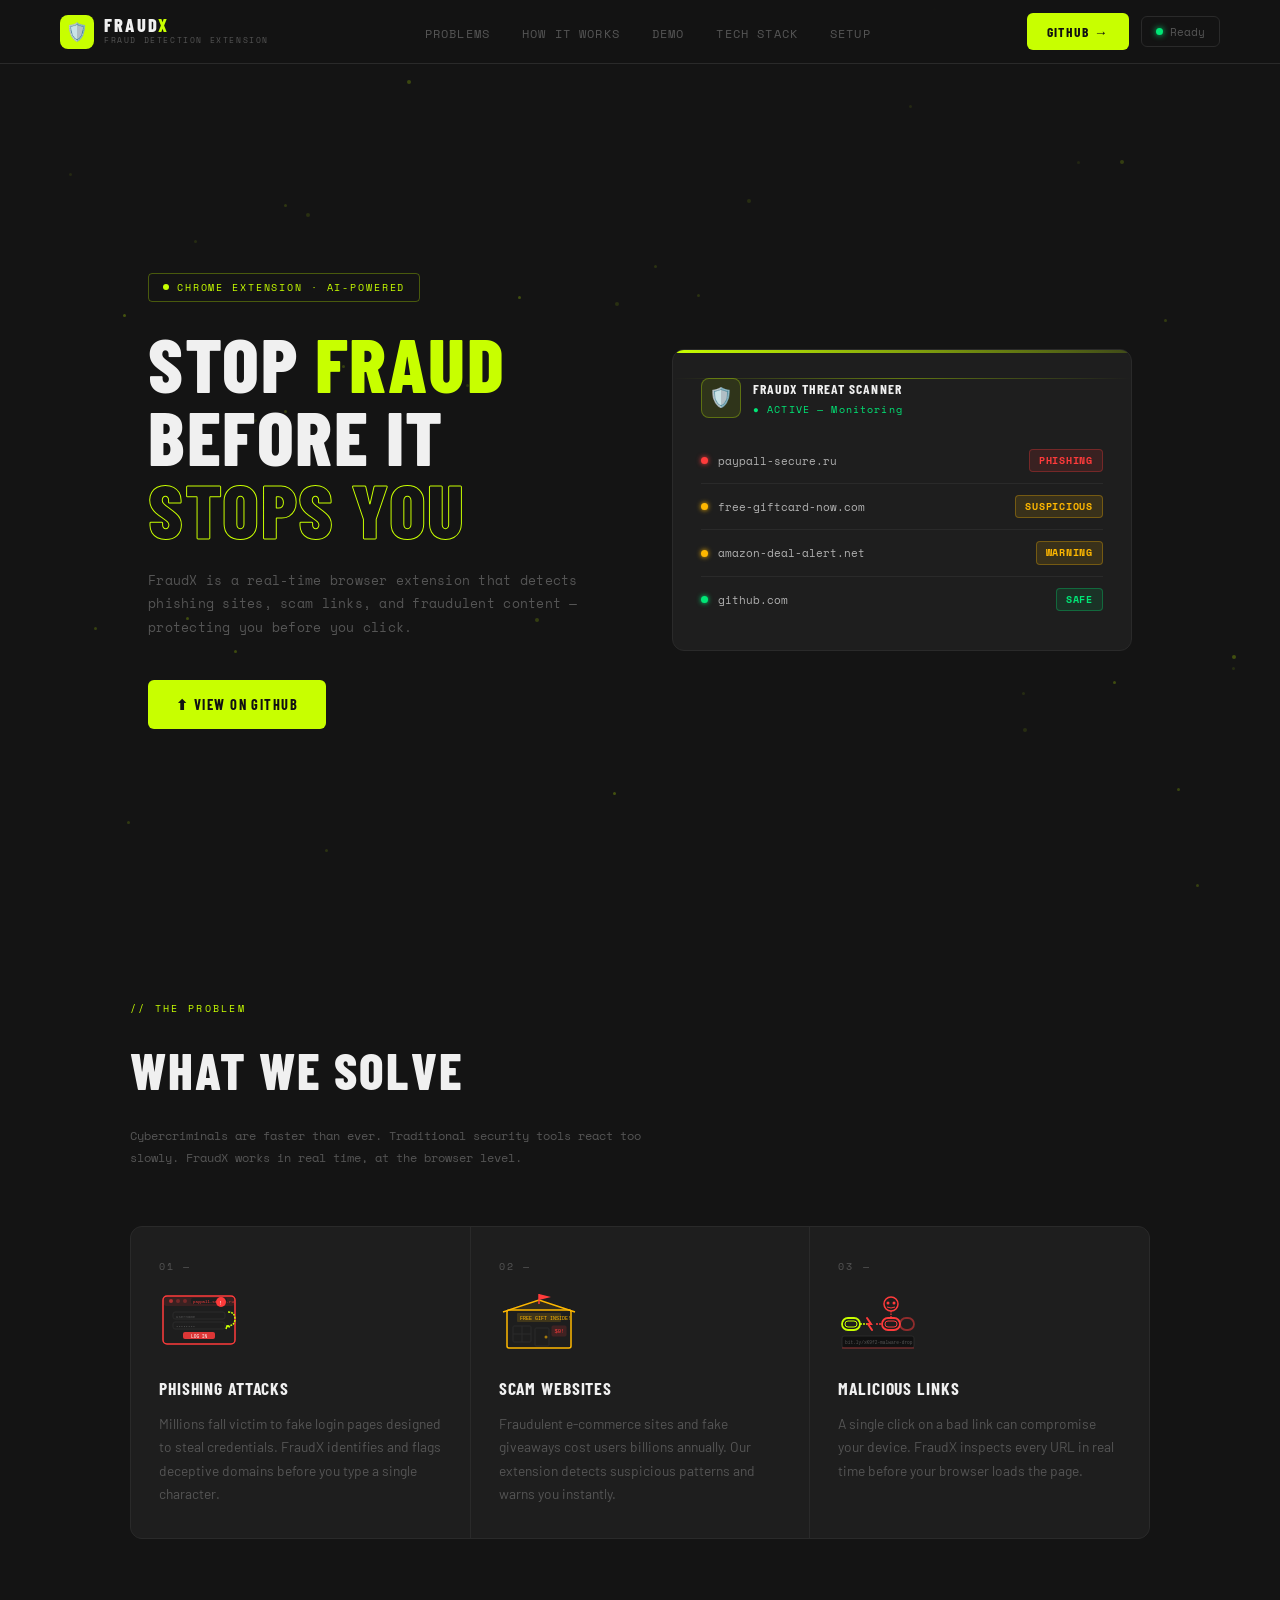
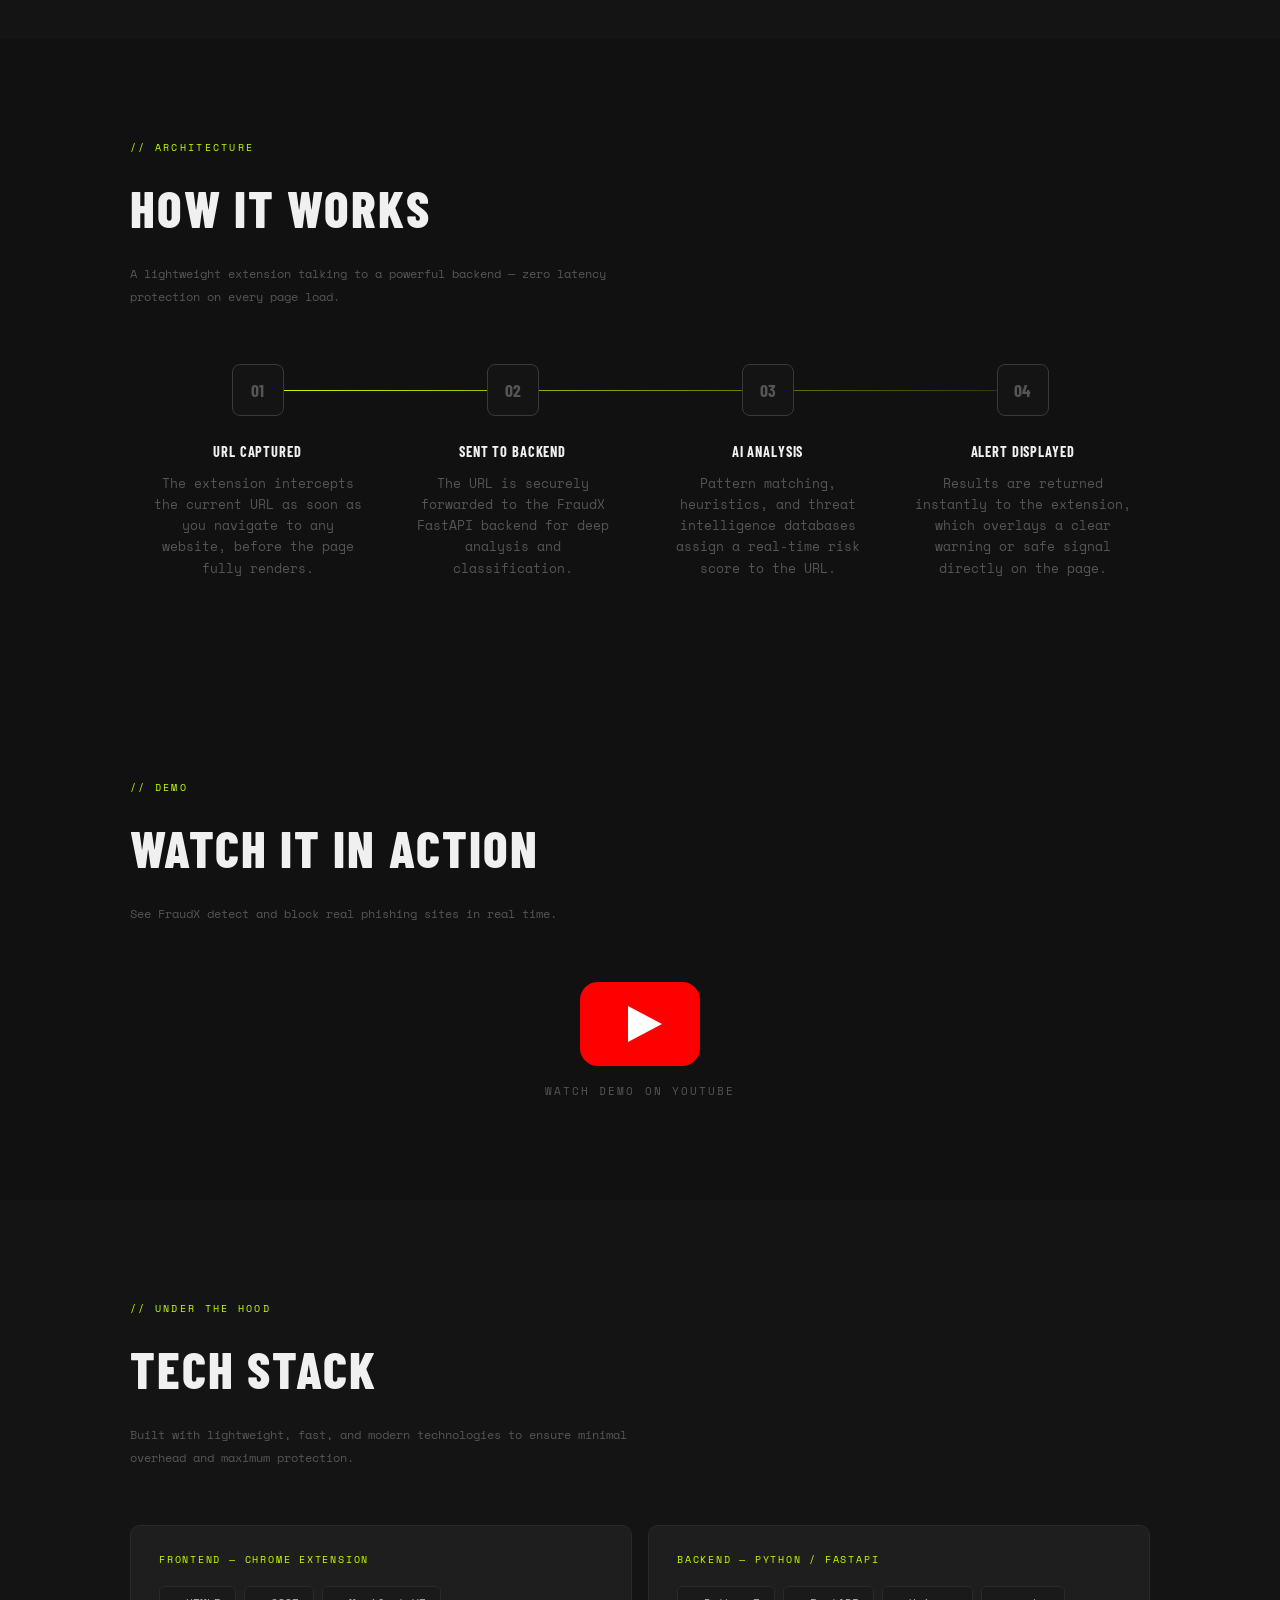
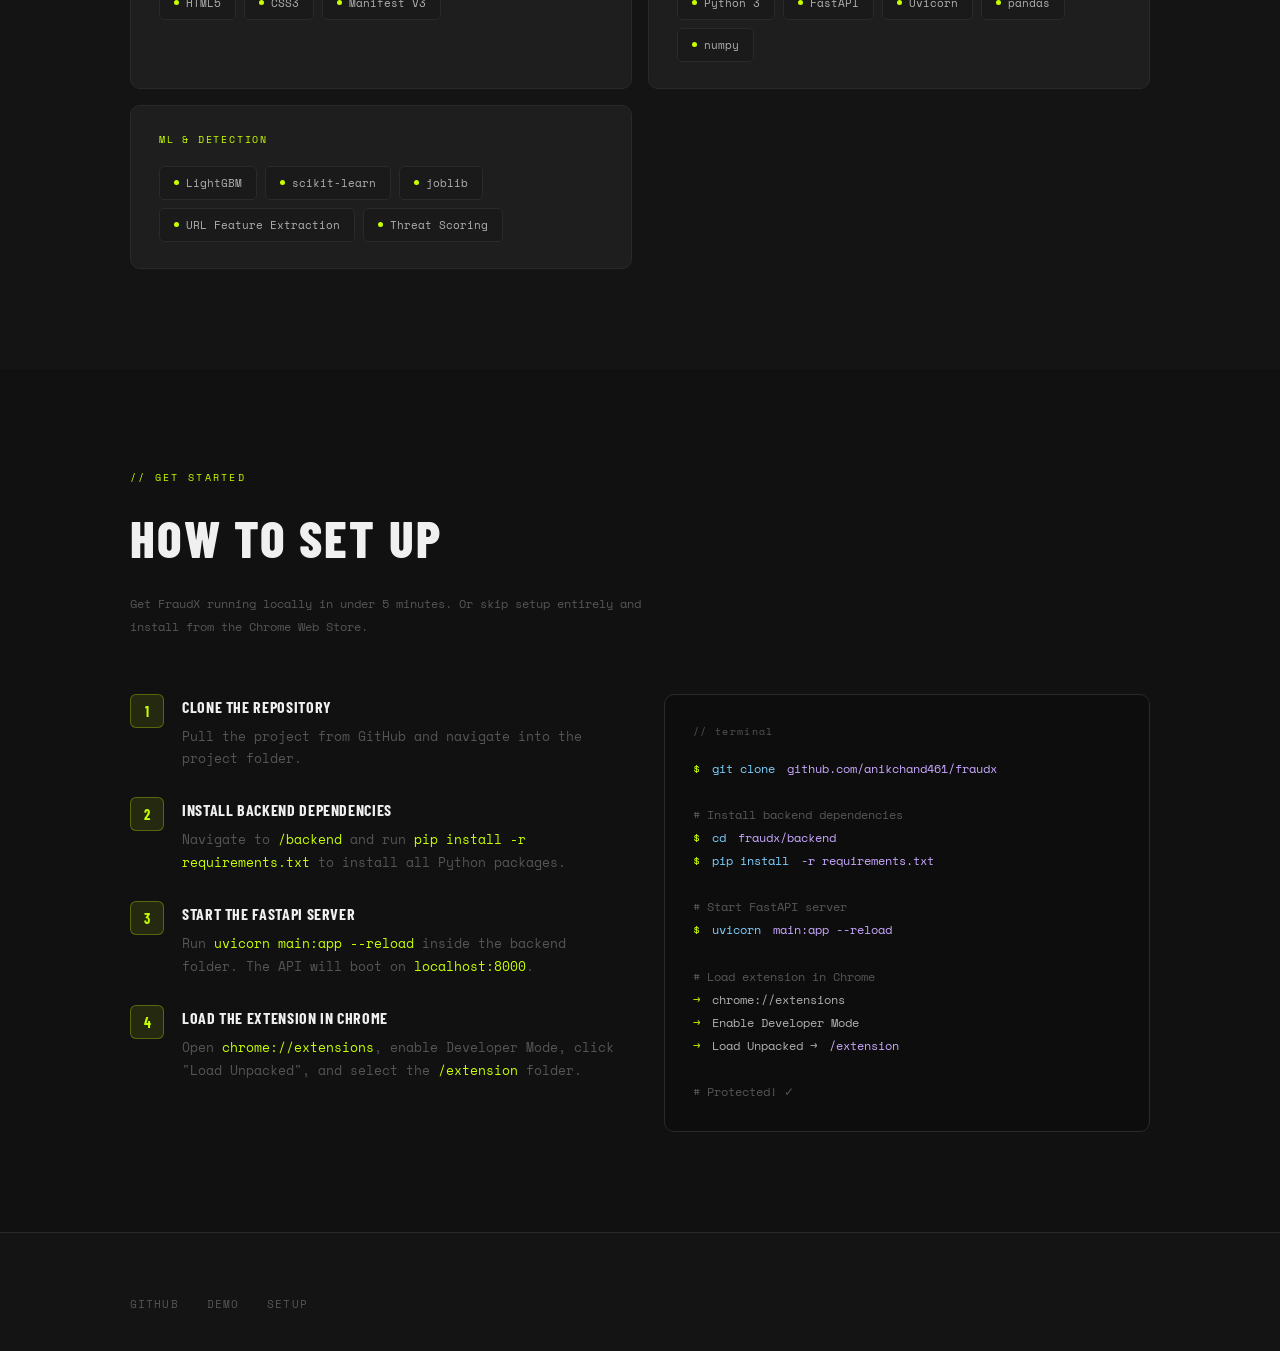
<file: frontend/index.html>
<!DOCTYPE html>
<html lang="en">
<head>
  <meta charset="UTF-8" />
  <meta name="viewport" content="width=device-width, initial-scale=1.0"/>
  <title>FraudX — Real-Time Fraud Detection Extension</title>
  <link rel="preconnect" href="https://fonts.googleapis.com">
  <link href="https://fonts.googleapis.com/css2?family=Space+Mono:wght@400;700&family=Barlow+Condensed:wght@400;600;700;800&family=Barlow:wght@400;500&display=swap" rel="stylesheet">
  <style>
    *, *::before, *::after { box-sizing: border-box; margin: 0; padding: 0; }

    :root {
      --bg:        #141414;
      --bg2:       #111111;
      --bg3:       #1a1a1a;
      --surface:   #1e1e1e;
      --surface2:  #252525;
      --border:    #2a2a2a;
      --border-hi: #3a3a3a;
      --lime:      #c8ff00;
      --lime-dim:  rgba(200,255,0,0.1);
      --lime-glow: rgba(200,255,0,0.25);
      --red:       #ff3b3b;
      --red-dim:   rgba(255,59,59,0.12);
      --amber:     #ffb800;
      --amber-dim: rgba(255,184,0,0.12);
      --green:     #00e676;
      --green-dim: rgba(0,230,118,0.1);
      --text:      #b0b0b0;
      --text-muted:#555555;
      --text-hi:   #f0f0f0;
      --mono:      'Space Mono', monospace;
      --display:   'Barlow Condensed', sans-serif;
      --body:      'Barlow', sans-serif;
    }

    html { scroll-behavior: smooth; }

    body {
      background: var(--bg);
      color: var(--text);
      font-family: var(--body);
      line-height: 1.6;
      overflow-x: hidden;
    }

    /* Scattered dot particles like LazyTune */
    .particles {
      position: fixed;
      inset: 0;
      pointer-events: none;
      z-index: 0;
      overflow: hidden;
    }
    .particles span {
      position: absolute;
      width: 3px; height: 3px;
      border-radius: 50%;
      background: var(--lime);
      opacity: 0.25;
    }

    /* ── NAV ── */
    nav {
      position: fixed;
      top: 0; left: 0; right: 0;
      z-index: 100;
      display: flex;
      align-items: center;
      justify-content: space-between;
      padding: 0 60px;
      height: 64px;
      background: rgba(20,20,20,0.92);
      backdrop-filter: blur(12px);
      border-bottom: 1px solid var(--border);
    }

    .nav-logo {
      display: flex;
      align-items: center;
      gap: 10px;
      text-decoration: none;
    }
    .nav-logo-icon {
      width: 34px; height: 34px;
      background: var(--lime);
      border-radius: 8px;
      display: flex; align-items: center; justify-content: center;
      font-size: 1.1rem;
    }
    .nav-logo-text {
      display: flex;
      flex-direction: column;
      gap: 0;
    }
    .nav-logo-name {
      font-family: var(--display);
      font-size: 1.15rem;
      font-weight: 800;
      color: var(--text-hi);
      letter-spacing: 0.12em;
      text-transform: uppercase;
      line-height: 1;
    }
    .nav-logo-sub {
      font-family: var(--mono);
      font-size: 0.5rem;
      color: var(--text-muted);
      letter-spacing: 0.2em;
      text-transform: uppercase;
    }

    .nav-links { display: flex; gap: 32px; list-style: none; }
    .nav-links a {
      font-family: var(--mono);
      font-size: 0.72rem;
      color: var(--text-muted);
      text-decoration: none;
      letter-spacing: 0.1em;
      text-transform: uppercase;
      transition: color 0.2s;
    }
    .nav-links a:hover { color: var(--lime); }

    .nav-right { display: flex; align-items: center; gap: 12px; }

    .nav-cta {
      font-family: var(--display);
      font-size: 0.85rem;
      font-weight: 700;
      padding: 8px 20px;
      background: var(--lime);
      color: #111;
      border: none;
      border-radius: 6px;
      cursor: pointer;
      letter-spacing: 0.1em;
      text-transform: uppercase;
      text-decoration: none;
      transition: background 0.2s, box-shadow 0.2s;
    }
    .nav-cta:hover {
      background: #d8ff20;
      box-shadow: 0 0 20px var(--lime-glow);
    }

    .nav-status {
      display: flex; align-items: center; gap: 7px;
      font-family: var(--mono);
      font-size: 0.7rem;
      color: var(--text-muted);
      padding: 6px 14px;
      border: 1px solid var(--border);
      border-radius: 6px;
    }
    .nav-status-dot {
      width: 7px; height: 7px;
      border-radius: 50%;
      background: var(--green);
      box-shadow: 0 0 6px var(--green);
      animation: pulse 2s infinite;
    }

    @keyframes pulse {
      0%,100% { opacity:1; }
      50% { opacity:0.5; }
    }

    section { position: relative; z-index: 1; }
    .container { max-width: 1100px; margin: 0 auto; padding: 0 40px; }

    /* ── HERO ── */
    #hero {
      min-height: 100vh;
      display: flex;
      align-items: center;
      padding-top: 100px;
    }

    .hero-inner {
      display: grid;
      grid-template-columns: 1fr 1fr;
      gap: 64px;
      align-items: center;
      width: 100%;
    }

    .hero-tag {
      display: inline-flex;
      align-items: center;
      gap: 8px;
      font-family: var(--mono);
      font-size: 0.65rem;
      letter-spacing: 0.18em;
      text-transform: uppercase;
      color: var(--lime);
      border: 1px solid rgba(200,255,0,0.3);
      padding: 5px 14px;
      border-radius: 4px;
      margin-bottom: 24px;
      animation: fadeUp 0.6s ease both;
    }
    .hero-tag::before {
      content: '';
      width: 6px; height: 6px;
      background: var(--lime);
      border-radius: 50%;
      animation: pulse 1.5s infinite;
    }

    h1 {
      font-family: var(--display);
      font-size: clamp(3rem, 6vw, 5rem);
      font-weight: 800;
      line-height: 0.95;
      color: var(--text-hi);
      margin-bottom: 24px;
      letter-spacing: 0.02em;
      text-transform: uppercase;
      animation: fadeUp 0.7s 0.1s ease both;
    }
    h1 .accent  { color: var(--lime); }
    h1 .accent2 { color: var(--lime); -webkit-text-stroke: 1px var(--lime); color: transparent; }

    .hero-desc {
      font-family: var(--mono);
      font-size: 0.82rem;
      color: var(--text-muted);
      margin-bottom: 40px;
      max-width: 460px;
      line-height: 1.8;
      letter-spacing: 0.02em;
      animation: fadeUp 0.7s 0.2s ease both;
    }

    .hero-actions {
      display: flex;
      gap: 14px;
      flex-wrap: wrap;
      animation: fadeUp 0.7s 0.3s ease both;
    }

    .btn-primary {
      font-family: var(--display);
      font-size: 0.9rem;
      font-weight: 700;
      padding: 13px 28px;
      background: var(--lime);
      color: #111;
      border: none;
      border-radius: 6px;
      cursor: pointer;
      letter-spacing: 0.1em;
      text-transform: uppercase;
      text-decoration: none;
      display: inline-flex;
      align-items: center;
      gap: 8px;
      transition: all 0.2s;
    }
    .btn-primary:hover {
      background: #d8ff20;
      box-shadow: 0 0 32px var(--lime-glow);
      transform: translateY(-2px);
    }

    .btn-ghost {
      font-family: var(--display);
      font-size: 0.9rem;
      font-weight: 600;
      padding: 12px 28px;
      background: transparent;
      color: var(--text);
      border: 1px solid var(--border-hi);
      border-radius: 6px;
      cursor: pointer;
      letter-spacing: 0.1em;
      text-transform: uppercase;
      text-decoration: none;
      display: inline-block;
      transition: all 0.2s;
    }
    .btn-ghost:hover {
      border-color: var(--lime);
      color: var(--lime);
      transform: translateY(-2px);
    }

    .hero-visual { animation: fadeUp 0.8s 0.2s ease both; }

    /* Shield card */
    .shield-card {
      background: var(--surface);
      border: 1px solid var(--border);
      border-radius: 12px;
      padding: 28px;
      position: relative;
      overflow: hidden;
    }
    .shield-card::before {
      content: '';
      position: absolute;
      top: 0; left: 0; right: 0;
      height: 3px;
      background: linear-gradient(90deg, var(--lime), rgba(200,255,0,0.2));
    }

    .scan-line {
      position: absolute;
      left: 0; right: 0;
      height: 1px;
      background: linear-gradient(90deg, transparent, var(--lime), transparent);
      opacity: 0.4;
      animation: scan 3s linear infinite;
    }
    @keyframes scan { 0% { top: 3px; } 100% { top: 100%; } }

    .shield-header { display: flex; align-items: center; gap: 12px; margin-bottom: 20px; }
    .shield-icon {
      width: 40px; height: 40px;
      background: var(--lime-dim);
      border: 1px solid rgba(200,255,0,0.3);
      border-radius: 8px;
      display: flex; align-items: center; justify-content: center;
      font-size: 1.2rem;
    }
    .shield-title {
      font-family: var(--display);
      font-size: 0.85rem;
      font-weight: 700;
      color: var(--text-hi);
      letter-spacing: 0.08em;
      text-transform: uppercase;
    }
    .shield-status {
      font-family: var(--mono);
      font-size: 0.6rem;
      color: var(--green);
      letter-spacing: 0.12em;
      margin-top: 2px;
    }

    .threat-list { list-style: none; }
    .threat-item {
      display: flex; align-items: center; justify-content: space-between;
      padding: 11px 0;
      border-bottom: 1px solid var(--border);
      font-family: var(--mono);
      font-size: 0.7rem;
    }
    .threat-item:last-child { border-bottom: none; }
    .threat-label { display: flex; align-items: center; gap: 10px; color: var(--text); }
    .threat-dot { width: 7px; height: 7px; border-radius: 50%; flex-shrink: 0; }
    .threat-dot.red    { background: var(--red);   box-shadow: 0 0 5px var(--red); }
    .threat-dot.yellow { background: var(--amber); box-shadow: 0 0 5px var(--amber); }
    .threat-dot.green  { background: var(--green); box-shadow: 0 0 5px var(--green); }
    .threat-score {
      font-size: 0.6rem;
      font-weight: 700;
      padding: 3px 9px;
      border-radius: 4px;
      letter-spacing: 0.08em;
    }
    .score-danger { background: var(--red-dim);   color: var(--red);   border: 1px solid rgba(255,59,59,0.3); }
    .score-warn   { background: var(--amber-dim); color: var(--amber); border: 1px solid rgba(255,184,0,0.3); }
    .score-safe   { background: var(--green-dim); color: var(--green); border: 1px solid rgba(0,230,118,0.3); }

    /* ── SHARED SECTIONS ── */
    #problems     { padding: 100px 0; }
    #how-it-works { padding: 100px 0; background: var(--bg2); }
    #tech-stack   { padding: 100px 0; }
    #setup        { padding: 100px 0; background: var(--bg2); }

    .section-label {
      font-family: var(--mono);
      font-size: 0.65rem;
      letter-spacing: 0.22em;
      text-transform: uppercase;
      color: var(--lime);
      margin-bottom: 12px;
    }
    h2 {
      font-family: var(--display);
      font-size: clamp(2rem, 4vw, 3.2rem);
      font-weight: 800;
      color: var(--text-hi);
      margin-bottom: 14px;
      letter-spacing: 0.04em;
      text-transform: uppercase;
    }
    .section-sub {
      font-family: var(--mono);
      font-size: 0.78rem;
      color: var(--text-muted);
      max-width: 540px;
      margin-bottom: 56px;
      line-height: 1.8;
    }

    /* ── PROBLEMS ── */
    .problems-grid {
      display: grid;
      grid-template-columns: repeat(3, 1fr);
      gap: 1px;
      background: var(--border);
      border: 1px solid var(--border);
      border-radius: 12px;
      overflow: hidden;
    }
    .problem-card {
      background: var(--surface);
      padding: 32px 28px;
      position: relative;
      overflow: hidden;
      transition: background 0.3s;
    }
    .problem-card:hover { background: var(--surface2); }
    .problem-card::after {
      content: '';
      position: absolute;
      bottom: 0; left: 0; right: 0;
      height: 2px;
      background: var(--lime);
      transform: scaleX(0);
      transform-origin: left;
      transition: transform 0.3s;
    }
    .problem-card:hover::after { transform: scaleX(1); }

    .problem-num {
      font-family: var(--mono);
      font-size: 0.6rem;
      color: var(--text-muted);
      letter-spacing: 0.22em;
      margin-bottom: 18px;
    }
    .problem-svg { width: 80px; height: 64px; display: block; margin-bottom: 18px; }
    .problem-title {
      font-family: var(--display);
      font-size: 1.1rem;
      font-weight: 700;
      color: var(--text-hi);
      margin-bottom: 10px;
      letter-spacing: 0.05em;
      text-transform: uppercase;
    }
    .problem-desc { font-size: 0.86rem; color: var(--text-muted); line-height: 1.7; }

    /* ── HOW IT WORKS ── */
    .steps {
      display: grid;
      grid-template-columns: repeat(4, 1fr);
      gap: 0;
      position: relative;
      margin-top: 56px;
    }
    .steps::before {
      content: '';
      position: absolute;
      top: 26px; left: 13%; right: 13%;
      height: 1px;
      background: linear-gradient(90deg, var(--lime), rgba(200,255,0,0.15));
      z-index: 0;
    }
    .step {
      display: flex; flex-direction: column; align-items: center;
      text-align: center; padding: 0 18px;
      position: relative; z-index: 1;
    }
    .step-num {
      width: 52px; height: 52px;
      background: var(--bg);
      border: 1px solid var(--border-hi);
      border-radius: 8px;
      display: flex; align-items: center; justify-content: center;
      font-family: var(--display); font-size: 1.1rem; font-weight: 700;
      color: var(--text-muted);
      margin-bottom: 24px;
      transition: all 0.25s;
    }
    .step:hover .step-num {
      border-color: var(--lime);
      color: var(--lime);
      background: var(--lime-dim);
      box-shadow: 0 0 16px var(--lime-glow);
    }
    .step-title {
      font-family: var(--display);
      font-size: 0.9rem; font-weight: 700;
      color: var(--text-hi);
      margin-bottom: 10px;
      text-transform: uppercase;
      letter-spacing: 0.06em;
    }
    .step-desc { font-size: 0.8rem; color: var(--text-muted); line-height: 1.65; font-family: var(--mono); }

    /* ── DEMO ── */
    #demo { padding: 100px 0; background: var(--bg2); }

    .yt-widget {
      margin-top: 48px;
      display: flex;
      flex-direction: column;
      align-items: center;
    }
    .yt-logo-btn {
      display: flex;
      flex-direction: column;
      align-items: center;
      gap: 16px;
      text-decoration: none;
      transition: transform 0.25s;
    }
    .yt-logo-btn:hover { transform: scale(1.06); }
    .yt-logo-btn:hover .yt-svg { filter: drop-shadow(0 0 24px rgba(255,0,0,0.6)); }
    .yt-svg { transition: filter 0.3s; }
    .yt-logo-label {
      font-family: var(--mono);
      font-size: 0.7rem;
      letter-spacing: 0.18em;
      text-transform: uppercase;
      color: var(--text-muted);
    }

    /* ── TECH STACK ── */
    .tech-grid {
      display: grid;
      grid-template-columns: repeat(2, 1fr);
      gap: 16px;
      margin-top: 56px;
    }
    .tech-category {
      background: var(--surface);
      border: 1px solid var(--border);
      border-radius: 10px;
      padding: 26px 28px;
      transition: border-color 0.3s;
    }
    .tech-category:hover { border-color: var(--border-hi); }
    .tech-cat-label {
      font-family: var(--mono);
      font-size: 0.62rem;
      letter-spacing: 0.18em;
      text-transform: uppercase;
      color: var(--lime);
      margin-bottom: 18px;
    }
    .tech-items { display: flex; flex-wrap: wrap; gap: 8px; }
    .tech-item {
      display: flex; align-items: center; gap: 7px;
      background: var(--bg3);
      border: 1px solid var(--border);
      border-radius: 5px;
      padding: 7px 14px;
      font-family: var(--mono);
      font-size: 0.7rem;
      color: var(--text);
      transition: all 0.2s;
    }
    .tech-item:hover { border-color: var(--lime); color: var(--lime); background: var(--lime-dim); }
    .tech-dot { width: 5px; height: 5px; border-radius: 50%; background: var(--lime); flex-shrink: 0; }

    /* ── SETUP ── */
    .setup-grid {
      display: grid;
      grid-template-columns: 1fr 1fr;
      gap: 48px;
      margin-top: 56px;
    }
    .setup-step { display: flex; gap: 18px; margin-bottom: 28px; }
    .setup-step-num {
      width: 34px; height: 34px;
      background: var(--lime-dim);
      border: 1px solid rgba(200,255,0,0.3);
      border-radius: 6px;
      display: flex; align-items: center; justify-content: center;
      font-family: var(--display); font-size: 0.9rem; font-weight: 700;
      color: var(--lime);
      flex-shrink: 0;
    }
    .setup-step-content h4 {
      font-family: var(--display);
      font-size: 1rem; font-weight: 700;
      color: var(--text-hi); margin-bottom: 5px;
      letter-spacing: 0.04em;
      text-transform: uppercase;
    }
    .setup-step-content p {
      font-size: 0.82rem;
      font-family: var(--mono);
      color: var(--text-muted); line-height: 1.7;
    }
    .setup-step-content code {
      color: var(--lime);
      font-family: var(--mono);
      font-size: 0.8rem;
    }

    .code-block {
      background: #0d0d0d;
      border: 1px solid var(--border);
      border-radius: 10px;
      padding: 28px;
      font-family: var(--mono); font-size: 0.78rem;
      line-height: 1.85; color: var(--text);
      position: relative;
    }
    .code-block::before {
      content: '// terminal';
      display: block; font-size: 0.6rem;
      color: var(--text-muted); margin-bottom: 16px; letter-spacing: 0.14em;
    }
    .code-line { display: flex; gap: 12px; }
    .code-prompt { color: var(--lime); user-select: none; }
    .code-cmd    { color: #7dcfff; }
    .code-comment{ color: var(--text-muted); }
    .code-path   { color: #c8a8ff; }

    /* ── FOOTER ── */
    footer {
      padding: 56px 0 36px;
      border-top: 1px solid var(--border);
      position: relative; z-index: 1;
    }
    .footer-inner {
      display: flex; align-items: center;
      justify-content: space-between;
      flex-wrap: wrap; gap: 20px;
    }
    .footer-logo {
      font-family: var(--display);
      font-size: 1.1rem; font-weight: 800;
      color: var(--text-hi);
      letter-spacing: 0.1em;
      text-transform: uppercase;
    }
    .footer-logo span { color: var(--lime); }
    .footer-links { display: flex; gap: 28px; list-style: none; }
    .footer-links a {
      font-family: var(--mono);
      font-size: 0.7rem;
      color: var(--text-muted);
      text-decoration: none;
      letter-spacing: 0.1em;
      text-transform: uppercase;
      transition: color 0.2s;
    }
    .footer-links a:hover { color: var(--lime); }
    .footer-copy {
      font-family: var(--mono);
      font-size: 0.62rem;
      color: var(--text-muted);
      letter-spacing: 0.08em;
    }

    @keyframes fadeUp {
      from { opacity: 0; transform: translateY(22px); }
      to   { opacity: 1; transform: translateY(0); }
    }
    .reveal {
      opacity: 0; transform: translateY(28px);
      transition: opacity 0.65s ease, transform 0.65s ease;
    }
    .reveal.visible { opacity: 1; transform: translateY(0); }

    @media (max-width: 900px) {
      nav { padding: 0 24px; }
      .nav-links { display: none; }
      .hero-inner { grid-template-columns: 1fr; }
      .problems-grid { grid-template-columns: 1fr; }
      .steps { grid-template-columns: 1fr 1fr; }
      .steps::before { display: none; }
      .tech-grid { grid-template-columns: 1fr; }
      .setup-grid { grid-template-columns: 1fr; }
      .footer-inner { flex-direction: column; align-items: flex-start; }
    }
  </style>
</head>
<body>

<!-- Scattered dot particles -->
<div class="particles" id="particles"></div>

<nav>
  <a class="nav-logo" href="#">
    <div class="nav-logo-icon">🛡️</div>
    <div class="nav-logo-text">
      <span class="nav-logo-name">FRAUD<span style="color:var(--lime)">X</span></span>
      <span class="nav-logo-sub">Fraud Detection Extension</span>
    </div>
  </a>
  <ul class="nav-links">
    <li><a href="#problems">Problems</a></li>
    <li><a href="#how-it-works">How It Works</a></li>
    <li><a href="#demo">Demo</a></li>
    <li><a href="#tech-stack">Tech Stack</a></li>
    <li><a href="#setup">Setup</a></li>
  </ul>
  <div class="nav-right">
    <a href="https://github.com/anikchand461/fraudx" target="_blank" class="nav-cta">GitHub →</a>
    <div class="nav-status"><span class="nav-status-dot"></span>Ready</div>
  </div>
</nav>

<!-- HERO -->
<section id="hero">
  <div class="container">
    <div class="hero-inner">
      <div>
        <div class="hero-tag">Chrome Extension · AI-Powered</div>
        <h1>Stop <span class="accent">Fraud</span><br>Before It<br><span class="accent2">Stops You</span></h1>
        <p class="hero-desc">FraudX is a real-time browser extension that detects phishing sites, scam links, and fraudulent content — protecting you before you click.</p>
        <div class="hero-actions">
          <a href="https://github.com/anikchand461/fraudx" target="_blank" class="btn-primary">⬆ View on GitHub</a>
        </div>
      </div>

      <div class="hero-visual">
        <div class="shield-card">
          <div class="scan-line"></div>
          <div class="shield-header">
            <div class="shield-icon">🛡️</div>
            <div>
              <div class="shield-title">FraudX Threat Scanner</div>
              <div class="shield-status">● ACTIVE — Monitoring</div>
            </div>
          </div>
          <ul class="threat-list">
            <li class="threat-item">
              <span class="threat-label"><span class="threat-dot red"></span>paypall-secure.ru</span>
              <span class="threat-score score-danger">PHISHING</span>
            </li>
            <li class="threat-item">
              <span class="threat-label"><span class="threat-dot yellow"></span>free-giftcard-now.com</span>
              <span class="threat-score score-warn">SUSPICIOUS</span>
            </li>
            <li class="threat-item">
              <span class="threat-label"><span class="threat-dot yellow"></span>amazon-deal-alert.net</span>
              <span class="threat-score score-warn">WARNING</span>
            </li>
            <li class="threat-item">
              <span class="threat-label"><span class="threat-dot green"></span>github.com</span>
              <span class="threat-score score-safe">SAFE</span>
            </li>
          </ul>
        </div>
      </div>
    </div>
  </div>
</section>

<!-- PROBLEMS -->
<section id="problems">
  <div class="container">
    <div class="reveal">
      <div class="section-label">// The Problem</div>
      <h2>What We Solve</h2>
      <p class="section-sub">Cybercriminals are faster than ever. Traditional security tools react too slowly. FraudX works in real time, at the browser level.</p>
    </div>
    <div class="problems-grid reveal">
      <div class="problem-card">
        <div class="problem-num">01 —</div>
        <svg class="problem-svg" viewBox="0 0 80 64" xmlns="http://www.w3.org/2000/svg">
          <rect x="4" y="4" width="72" height="48" rx="4" fill="none" stroke="#ff3b3b" stroke-width="1.5"/>
          <rect x="4" y="4" width="72" height="10" rx="4" fill="#ff3b3b" opacity="0.12"/>
          <circle cx="12" cy="9" r="2" fill="#ff3b3b" opacity="0.6"/>
          <circle cx="19" cy="9" r="2" fill="#ff3b3b" opacity="0.3"/>
          <circle cx="26" cy="9" r="2" fill="#ff3b3b" opacity="0.3"/>
          <rect x="32" y="6" width="36" height="6" rx="2" fill="#1e1e1e"/>
          <text x="34" y="11" font-size="4" fill="#ff3b3b" font-family="monospace">paypall-secure.ru</text>
          <rect x="14" y="20" width="52" height="7" rx="2" fill="none" stroke="#2a2a2a" stroke-width="1"/>
          <text x="17" y="25.5" font-size="4" fill="#555" font-family="monospace">username</text>
          <rect x="14" y="30" width="52" height="7" rx="2" fill="none" stroke="#2a2a2a" stroke-width="1"/>
          <text x="17" y="35.5" font-size="4" fill="#555" font-family="monospace">••••••••</text>
          <rect x="24" y="40" width="32" height="7" rx="2" fill="#ff3b3b" opacity="0.85"/>
          <text x="32" y="45.5" font-size="4.5" fill="white" font-family="monospace">LOG IN</text>
          <path d="M68 34 Q76 34 76 27 Q76 20 69 20" fill="none" stroke="#c8ff00" stroke-width="1.5" stroke-dasharray="2,1"/>
          <path d="M67 37 L68 34 L71 35" fill="none" stroke="#c8ff00" stroke-width="1.5"/>
          <circle cx="62" cy="10" r="5" fill="#ff3b3b"/>
          <text x="59.5" y="12.5" font-size="6" fill="white" font-family="monospace">!</text>
        </svg>
        <div class="problem-title">Phishing Attacks</div>
        <p class="problem-desc">Millions fall victim to fake login pages designed to steal credentials. FraudX identifies and flags deceptive domains before you type a single character.</p>
      </div>

      <div class="problem-card">
        <div class="problem-num">02 —</div>
        <svg class="problem-svg" viewBox="0 0 80 64" xmlns="http://www.w3.org/2000/svg">
          <rect x="8" y="18" width="64" height="38" rx="2" fill="none" stroke="#ffb800" stroke-width="1.5"/>
          <path d="M4 20 L40 8 L76 20" fill="none" stroke="#ffb800" stroke-width="1.5"/>
          <path d="M8 18 L40 8 L72 18" fill="#ffb800" opacity="0.08"/>
          <rect x="18" y="21" width="44" height="9" rx="1" fill="#ffb800" opacity="0.15"/>
          <text x="21" y="28" font-size="5" fill="#ffb800" font-family="monospace">FREE GIFT INSIDE!</text>
          <rect x="14" y="34" width="18" height="16" rx="1" fill="none" stroke="#2a2a2a" stroke-width="1"/>
          <line x1="23" y1="34" x2="23" y2="50" stroke="#2a2a2a" stroke-width="1"/>
          <line x1="14" y1="42" x2="32" y2="42" stroke="#2a2a2a" stroke-width="1"/>
          <rect x="36" y="36" width="14" height="18" rx="1" fill="none" stroke="#2a2a2a" stroke-width="1"/>
          <circle cx="47" cy="45" r="1.5" fill="#ffb800" opacity="0.6"/>
          <rect x="53" y="34" width="14" height="10" rx="1" fill="#ff3b3b" opacity="0.15" stroke="#ff3b3b" stroke-width="1"/>
          <text x="55.5" y="41" font-size="5.5" fill="#ff3b3b" font-family="monospace">$0!</text>
          <line x1="40" y1="2" x2="40" y2="12" stroke="#ff3b3b" stroke-width="1.5"/>
          <polygon points="40,2 52,5 40,8" fill="#ff3b3b"/>
        </svg>
        <div class="problem-title">Scam Websites</div>
        <p class="problem-desc">Fraudulent e-commerce sites and fake giveaways cost users billions annually. Our extension detects suspicious patterns and warns you instantly.</p>
      </div>

      <div class="problem-card">
        <div class="problem-num">03 —</div>
        <svg class="problem-svg" viewBox="0 0 80 64" xmlns="http://www.w3.org/2000/svg">
          <rect x="4" y="26" width="18" height="12" rx="6" fill="none" stroke="#c8ff00" stroke-width="1.8"/>
          <rect x="7" y="29" width="12" height="6" rx="3" fill="none" stroke="#c8ff00" stroke-width="1"/>
          <line x1="22" y1="32" x2="30" y2="32" stroke="#c8ff00" stroke-width="1.5" stroke-dasharray="2,1"/>
          <path d="M29 26 L33 32 L30 32 L34 38" fill="none" stroke="#ff3b3b" stroke-width="2" stroke-linecap="round"/>
          <rect x="44" y="26" width="18" height="12" rx="6" fill="none" stroke="#ff3b3b" stroke-width="1.8"/>
          <rect x="47" y="29" width="12" height="6" rx="3" fill="none" stroke="#ff3b3b" stroke-width="1"/>
          <line x1="38" y1="32" x2="44" y2="32" stroke="#ff3b3b" stroke-width="1.5" stroke-dasharray="2,1"/>
          <rect x="62" y="26" width="14" height="12" rx="6" fill="none" stroke="#ff3b3b" stroke-width="1.8" opacity="0.5"/>
          <circle cx="53" cy="12" r="7" fill="none" stroke="#ff3b3b" stroke-width="1.5"/>
          <circle cx="50" cy="11" r="1.5" fill="#ff3b3b"/>
          <circle cx="56" cy="11" r="1.5" fill="#ff3b3b"/>
          <path d="M49 15 Q53 17 57 15" fill="none" stroke="#ff3b3b" stroke-width="1"/>
          <line x1="53" y1="19" x2="53" y2="26" stroke="#ff3b3b" stroke-width="1.2" stroke-dasharray="1.5,1"/>
          <rect x="4" y="44" width="72" height="12" rx="2" fill="#111" stroke="#2a2a2a" stroke-width="1"/>
          <text x="7" y="52" font-size="4.5" fill="#555" font-family="monospace">bit.ly/xK9f2-malware-drop</text>
          <line x1="4" y1="56" x2="76" y2="56" stroke="#ff3b3b" stroke-width="1" opacity="0.5"/>
        </svg>
        <div class="problem-title">Malicious Links</div>
        <p class="problem-desc">A single click on a bad link can compromise your device. FraudX inspects every URL in real time before your browser loads the page.</p>
      </div>
    </div>
  </div>
</section>

<!-- HOW IT WORKS -->
<section id="how-it-works">
  <div class="container">
    <div class="reveal">
      <div class="section-label">// Architecture</div>
      <h2>How It Works</h2>
      <p class="section-sub">A lightweight extension talking to a powerful backend — zero latency protection on every page load.</p>
    </div>
    <div class="steps reveal">
      <div class="step">
        <div class="step-num">01</div>
        <div class="step-title">URL Captured</div>
        <p class="step-desc">The extension intercepts the current URL as soon as you navigate to any website, before the page fully renders.</p>
      </div>
      <div class="step">
        <div class="step-num">02</div>
        <div class="step-title">Sent to Backend</div>
        <p class="step-desc">The URL is securely forwarded to the FraudX FastAPI backend for deep analysis and classification.</p>
      </div>
      <div class="step">
        <div class="step-num">03</div>
        <div class="step-title">AI Analysis</div>
        <p class="step-desc">Pattern matching, heuristics, and threat intelligence databases assign a real-time risk score to the URL.</p>
      </div>
      <div class="step">
        <div class="step-num">04</div>
        <div class="step-title">Alert Displayed</div>
        <p class="step-desc">Results are returned instantly to the extension, which overlays a clear warning or safe signal directly on the page.</p>
      </div>
    </div>
  </div>
</section>

<!-- DEMO VIDEO -->
<section id="demo">
  <div class="container">
    <div class="reveal">
      <div class="section-label">// Demo</div>
      <h2>Watch It In Action</h2>
      <p class="section-sub">See FraudX detect and block real phishing sites in real time.</p>
    </div>
    <div class="yt-widget reveal">
      <a class="yt-logo-btn" href="https://youtu.be/doMAZ9XPUYI" target="_blank" rel="noopener" title="Watch FraudX Demo on YouTube">
        <svg class="yt-svg" width="120" height="84" viewBox="0 0 120 84" xmlns="http://www.w3.org/2000/svg">
          <rect width="120" height="84" rx="18" fill="#FF0000"/>
          <polygon points="48,24 48,60 82,42" fill="white"/>
        </svg>
        <span class="yt-logo-label">Watch Demo on YouTube</span>
      </a>
    </div>
  </div>
</section>

<!-- TECH STACK -->
<section id="tech-stack">
  <div class="container">
    <div class="reveal">
      <div class="section-label">// Under the Hood</div>
      <h2>Tech Stack</h2>
      <p class="section-sub">Built with lightweight, fast, and modern technologies to ensure minimal overhead and maximum protection.</p>
    </div>
    <div class="tech-grid reveal">
      <div class="tech-category">
        <div class="tech-cat-label">Frontend — Chrome Extension</div>
        <div class="tech-items">
          <div class="tech-item"><span class="tech-dot"></span>HTML5</div>
          <div class="tech-item"><span class="tech-dot"></span>CSS3</div>
          <div class="tech-item"><span class="tech-dot"></span>Manifest V3</div>
        </div>
      </div>
      <div class="tech-category">
        <div class="tech-cat-label">Backend — Python / FastAPI</div>
        <div class="tech-items">
          <div class="tech-item"><span class="tech-dot"></span>Python 3</div>
          <div class="tech-item"><span class="tech-dot"></span>FastAPI</div>
          <div class="tech-item"><span class="tech-dot"></span>Uvicorn</div>
          <div class="tech-item"><span class="tech-dot"></span>pandas</div>
          <div class="tech-item"><span class="tech-dot"></span>numpy</div>
        </div>
      </div>
      <div class="tech-category">
        <div class="tech-cat-label">ML & Detection</div>
        <div class="tech-items">
          <div class="tech-item"><span class="tech-dot"></span>LightGBM</div>
          <div class="tech-item"><span class="tech-dot"></span>scikit-learn</div>
          <div class="tech-item"><span class="tech-dot"></span>joblib</div>
          <div class="tech-item"><span class="tech-dot"></span>URL Feature Extraction</div>
          <div class="tech-item"><span class="tech-dot"></span>Threat Scoring</div>
        </div>
      </div>
    </div>
  </div>
</section>

<!-- SETUP -->
<section id="setup">
  <div class="container">
    <div class="reveal">
      <div class="section-label">// Get Started</div>
      <h2>How to Set Up</h2>
      <p class="section-sub">Get FraudX running locally in under 5 minutes. Or skip setup entirely and install from the Chrome Web Store.</p>
    </div>
    <div class="setup-grid reveal">
      <div>
        <div class="setup-step">
          <div class="setup-step-num">1</div>
          <div class="setup-step-content">
            <h4>Clone the Repository</h4>
            <p>Pull the project from GitHub and navigate into the project folder.</p>
          </div>
        </div>
        <div class="setup-step">
          <div class="setup-step-num">2</div>
          <div class="setup-step-content">
            <h4>Install Backend Dependencies</h4>
            <p>Navigate to <code>/backend</code> and run <code>pip install -r requirements.txt</code> to install all Python packages.</p>
          </div>
        </div>
        <div class="setup-step">
          <div class="setup-step-num">3</div>
          <div class="setup-step-content">
            <h4>Start the FastAPI Server</h4>
            <p>Run <code>uvicorn main:app --reload</code> inside the backend folder. The API will boot on <code>localhost:8000</code>.</p>
          </div>
        </div>
        <div class="setup-step">
          <div class="setup-step-num">4</div>
          <div class="setup-step-content">
            <h4>Load the Extension in Chrome</h4>
            <p>Open <code>chrome://extensions</code>, enable Developer Mode, click "Load Unpacked", and select the <code>/extension</code> folder.</p>
          </div>
        </div>
      </div>

      <div class="code-block">
        <div class="code-line"><span class="code-prompt">$</span><span class="code-cmd"> git clone</span> <span class="code-path">github.com/anikchand461/fraudx</span></div>
        <br>
        <div class="code-line"><span class="code-comment"># Install backend dependencies</span></div>
        <div class="code-line"><span class="code-prompt">$</span><span class="code-cmd"> cd</span> <span class="code-path">fraudx/backend</span></div>
        <div class="code-line"><span class="code-prompt">$</span><span class="code-cmd"> pip install</span> <span class="code-path">-r requirements.txt</span></div>
        <br>
        <div class="code-line"><span class="code-comment"># Start FastAPI server</span></div>
        <div class="code-line"><span class="code-prompt">$</span><span class="code-cmd"> uvicorn</span> <span class="code-path">main:app --reload</span></div>
        <br>
        <div class="code-line"><span class="code-comment"># Load extension in Chrome</span></div>
        <div class="code-line"><span class="code-prompt">→</span><span> chrome://extensions</span></div>
        <div class="code-line"><span class="code-prompt">→</span><span> Enable Developer Mode</span></div>
        <div class="code-line"><span class="code-prompt">→</span><span> Load Unpacked →</span> <span class="code-path"> /extension</span></div>
        <br>
        <div class="code-line"><span class="code-comment"># Protected! ✓</span></div>
      </div>
    </div>
  </div>
</section>

<footer>
  <div class="container">
    <div class="footer-inner">
      <ul class="footer-links">
        <li><a href="https://github.com/anikchand461/fraudx" target="_blank">GitHub</a></li>
        <li><a href="#demo">Demo</a></li>
        <li><a href="#setup">Setup</a></li>
      </ul>
    </div>
  </div>
</footer>

<script>
  // Scatter dot particles like LazyTune
  const container = document.getElementById('particles');
  for (let i = 0; i < 38; i++) {
    const dot = document.createElement('span');
    dot.style.left  = Math.random() * 100 + '%';
    dot.style.top   = Math.random() * 100 + '%';
    dot.style.opacity = (Math.random() * 0.2 + 0.08).toFixed(2);
    dot.style.width  = dot.style.height = (Math.random() > 0.7 ? '4px' : '3px');
    container.appendChild(dot);
  }

  // Scroll reveal
  const reveals = document.querySelectorAll('.reveal');
  const obs = new IntersectionObserver((entries) => {
    entries.forEach(e => { if (e.isIntersecting) e.target.classList.add('visible'); });
  }, { threshold: 0.12 });
  reveals.forEach(el => obs.observe(el));
</script>
</body>
</html>
</file>
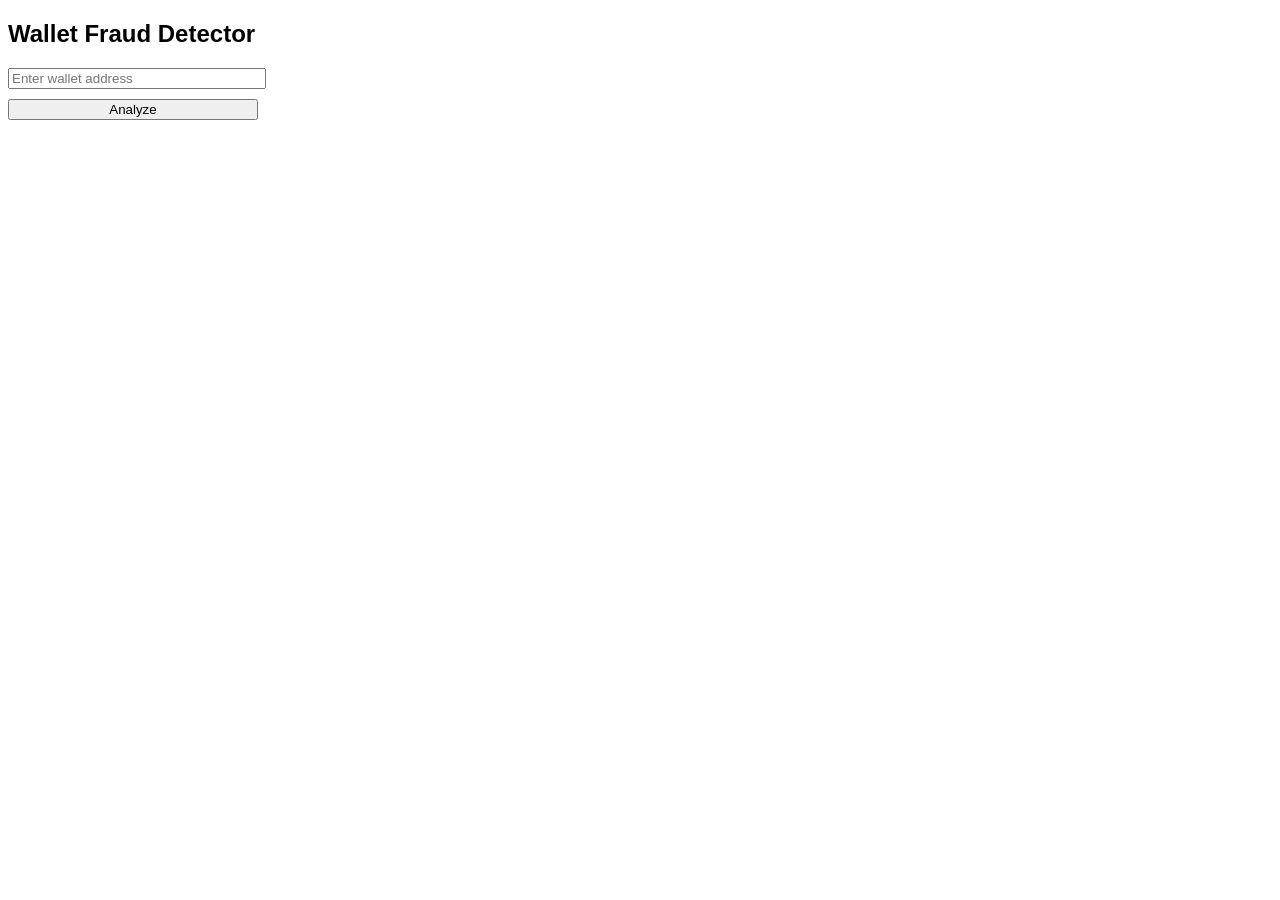
<file: extension/popup.html>
<!doctype html>
<html>
  <head>
    <link rel="stylesheet" href="style.css" />
  </head>

  <body>
    <h2>Wallet Fraud Detector</h2>

    <input id="wallet" placeholder="Enter wallet address" />

    <button id="analyzeBtn">Analyze</button>

    <p id="result"></p>

    <script src="popup.js"></script>
  </body>
</html>
</file>
<file: extension/style.css>
body {
  width: 250px;
  font-family: Arial;
}

input {
  width: 100%;
  margin-bottom: 10px;
}

button {
  width: 100%;
}
</file>
